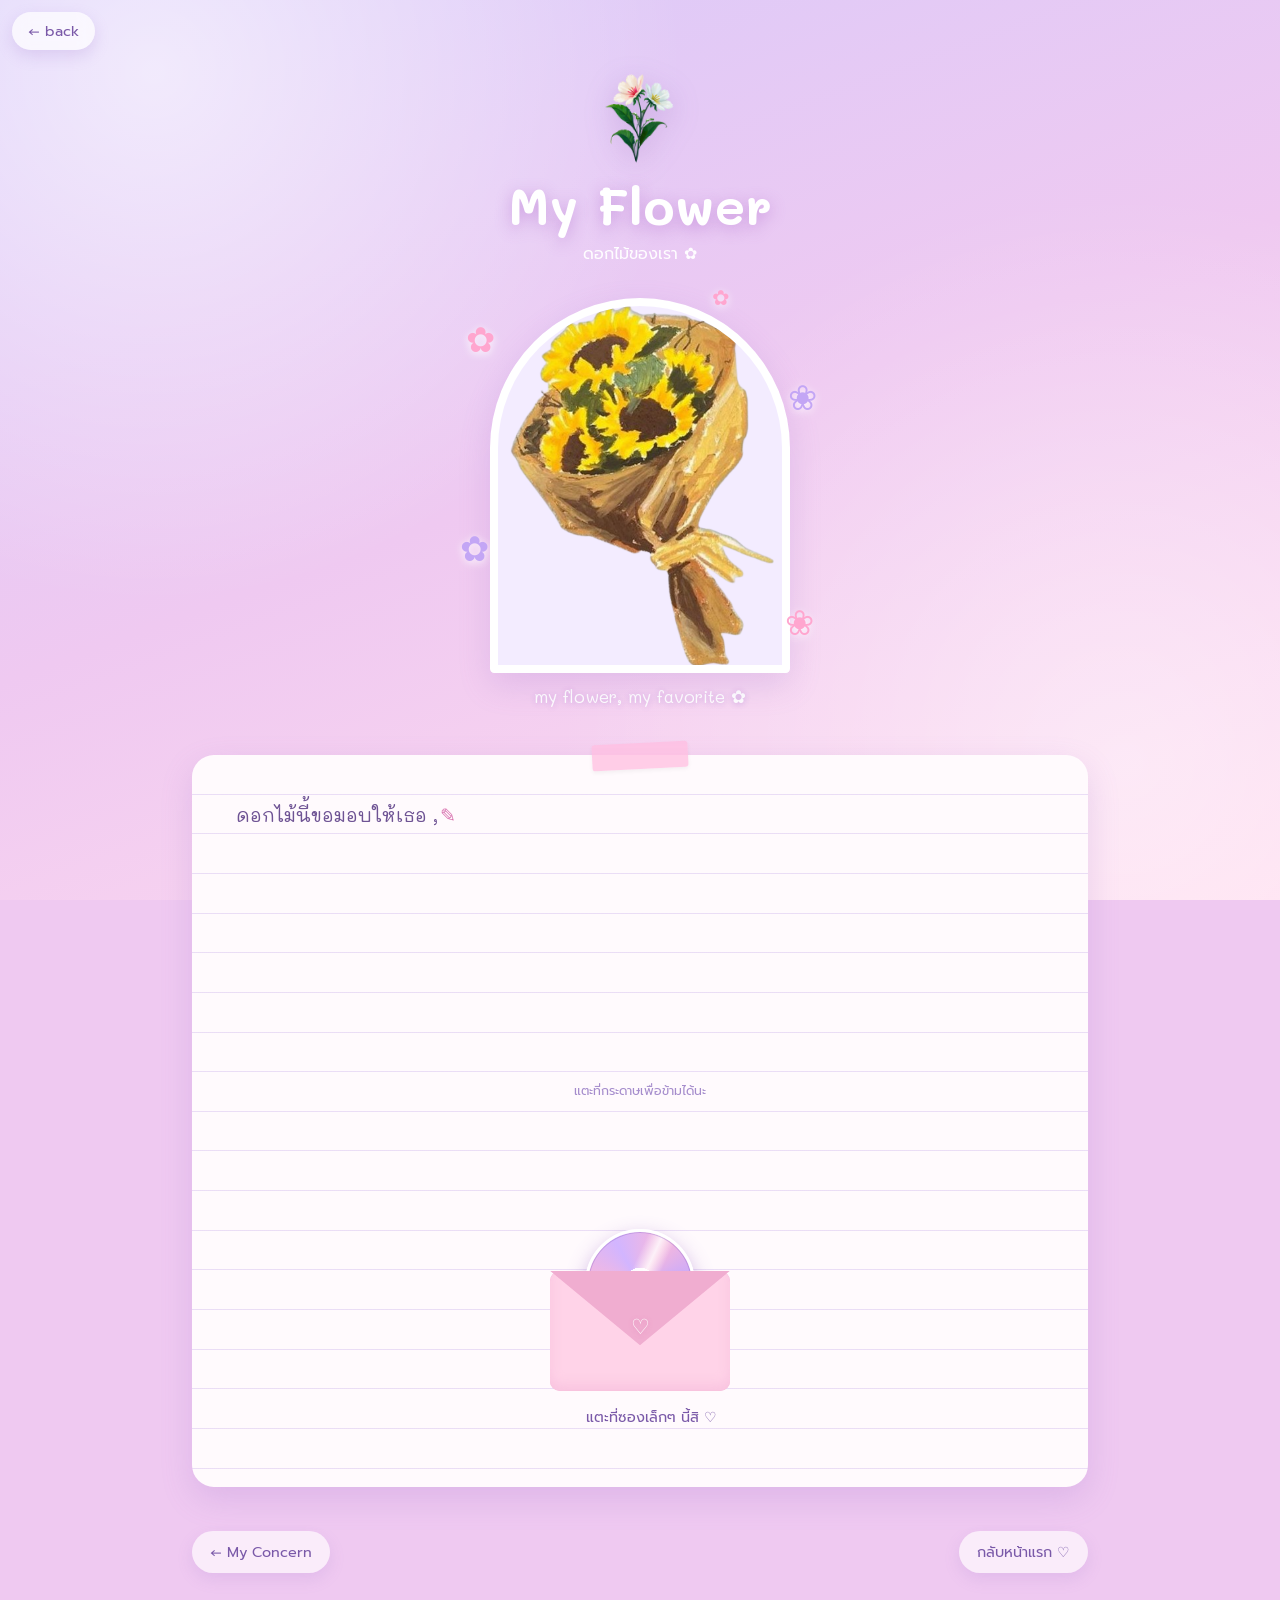
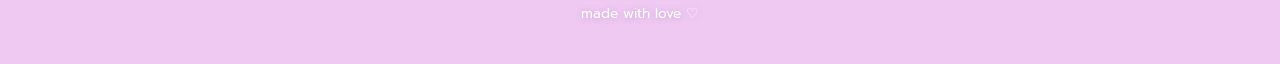
<file: flower.html>
<!DOCTYPE html>
<html lang="th">
<head>
  <meta charset="UTF-8">
  <meta name="viewport" content="width=device-width, initial-scale=1.0, viewport-fit=cover">
  <title>My Flower</title>
  <link rel="preconnect" href="https://fonts.googleapis.com">
  <link rel="preconnect" href="https://fonts.gstatic.com" crossorigin>
  <link href="https://fonts.googleapis.com/css2?family=Mali:wght@400;500;600&family=Prompt:wght@300;400;500;600&display=swap" rel="stylesheet">
  <link rel="stylesheet" href="style.css">

  <style>
    /* ===== ซอง + ซีดี ===== */
    .envelope-area {
      display: flex;
      flex-direction: column;
      align-items: center;
      margin-top: 20px;
      padding-top: 150px; /* เผื่อที่ให้ซีดีสไลด์ขึ้นมา */
    }
    .pocket {
      position: relative;
      width: 180px;
      height: 120px;
      cursor: pointer;
      outline: none;
      -webkit-user-select: none;
      user-select: none;
    }
    .pocket.wiggle:not(.open) { animation: pocketWiggle 1.6s ease-in-out infinite; }
    @keyframes pocketWiggle {
      0%, 60%, 100% { transform: rotate(0); }
      70% { transform: rotate(-4deg); }
      80% { transform: rotate(4deg); }
      90% { transform: rotate(-2deg); }
    }
    .pocket-back {
      position: absolute; inset: 0; z-index: 1;
      background: #f3b5d6;
      border-radius: 10px;
    }
    .pocket-front {
      position: absolute; inset: 0; z-index: 3;
      background: #ffd3e8;
      border-radius: 10px;
      clip-path: polygon(0 0, 50% 55%, 100% 0, 100% 100%, 0 100%);
      box-shadow: inset 0 -6px 12px rgba(230,150,200,.25);
    }
    .pocket-flap {
      position: absolute; top: 0; left: 0; right: 0;
      height: 62%;
      z-index: 4;
      background: #f0add0;
      clip-path: polygon(0 0, 100% 0, 50% 100%);
      transform-origin: top;
      transition: transform .55s ease, opacity .3s ease .3s;
    }
    .pocket-seal {
      position: absolute; top: 46%; left: 50%; z-index: 5;
      transform: translate(-50%, -50%);
      color: #fff;
      font-size: 1.3rem;
      text-shadow: 0 1px 4px rgba(220,110,170,.7);
      transition: opacity .3s;
    }
    .pocket.open .pocket-flap { transform: scaleY(-1); opacity: .9; }
    .pocket.open .pocket-seal { opacity: 0; }

    /* ตัวซีดี — โผล่ออกมาจากปากซองตั้งแต่แรก */
    .disc {
      position: absolute;
      z-index: 2;
      top: -42px;
      left: 50%;
      width: 110px;
      height: 110px;
      margin-left: -55px;
      transition: transform .9s cubic-bezier(.22,1,.36,1) .2s;
    }
    .pocket.open .disc { transform: translateY(-95px); z-index: 6; }
    .disc-face {
      width: 100%;
      height: 100%;
      border-radius: 50%;
      border: 3px solid #fff;
      background:
        radial-gradient(circle, #fffafd 0 9%, #b99ae6 9% 11%, rgba(255,255,255,.95) 11% 22%, transparent 22%),
        linear-gradient(115deg, transparent 40%, rgba(255,255,255,.8) 50%, transparent 60%),
        conic-gradient(from 30deg, #f7b8dc, #c3a8ff, #a9dcff, #ffe9a8, #f7b8dc, #d2b5ff, #f7b8dc);
      box-shadow: 0 8px 20px rgba(140,90,190,.45), inset 0 0 0 1px rgba(150,110,200,.4);
    }
    .disc.spin .disc-face { animation: discSpin 2.6s linear infinite; }
    .disc.stopped .disc-face { animation-play-state: paused; }
    .envelope-area.playing .disc-face {
      box-shadow: 0 0 22px rgba(255,150,210,.95), 0 8px 20px rgba(140,90,190,.45);
    }
    @keyframes discSpin { to { transform: rotate(360deg); } }
    /* ให้ซีดีหมุนได้แม้เครื่องตั้งค่าลดภาพเคลื่อนไหวไว้ */
    @media (prefers-reduced-motion: reduce) {
      .disc.spin .disc-face {
        animation-duration: 2.6s !important;
        animation-iteration-count: infinite !important;
      }
    }

    .music-status {
      margin-top: 16px;
      min-height: 1.5em;
      font-family: 'Prompt', sans-serif;
      font-size: .9rem;
      line-height: 1.5;
      text-align: center;
      color: #7a59a8;
      display: flex;
      align-items: center;
      justify-content: center;
      gap: 8px;
    }
    .eq { display: inline-flex; align-items: flex-end; gap: 3px; height: 14px; visibility: hidden; }
    .envelope-area.playing .eq { visibility: visible; }
    .eq i {
      width: 3px; height: 4px;
      background: #ff9fcf;
      border-radius: 2px;
      animation: eqBar .8s ease-in-out infinite alternate;
    }
    .eq i:nth-child(2) { animation-delay: .2s; }
    .eq i:nth-child(3) { animation-delay: .4s; }
    @keyframes eqBar { to { height: 14px; } }

    /* ลายมือ */
    .write { position: relative; }
    .write .ghost { visibility: hidden; }
    .write .out { position: absolute; inset: 0; }
    .pen { display: inline-block; margin-left: 2px; color: #d974b0; }
    .skip-hint.hide { opacity: 0; }
  </style>
</head>
<body class="sub-page">
  <a href="index.html" class="back-btn">← back</a>

  <main class="page">
    <header class="page-head">
      <img src="flower.png" alt="" class="page-icon">
      <h1 class="page-title">My Flower</h1>
      <p class="page-sub">ดอกไม้ของเรา ✿</p>
    </header>

    <!-- รูปคู่ -->
    <figure class="flower-frame">
      <span class="petal p1">✿</span>
      <span class="petal p2">❀</span>
      <span class="petal p3">✿</span>
      <span class="petal p4">❀</span>
      <span class="petal p5">✿</span>
      <div class="photo">
        <img src="sunflower.png" alt="รูปคู่">  <!-- 📷 ใส่ชื่อไฟล์รูปคู่ใน src="" -->
      </div>
      <figcaption>my flower, my favorite ✿</figcaption>
    </figure>

    <!-- กระดาษจดหมาย -->
    <article class="paper lined" id="letter">
      <span class="tape"></span>
      <!-- ✏️ ใส่ข้อความตรงนี้ (1 ย่อหน้า = 1 แท็ก <p class="write">) -->
      <p class="write">ดอกไม้นี้ขอมอบให้เธอ ,</p>
      <p class="write">ให้ดอกไม้นี้เป็นตัวแทนของรักเราและให้มันขอบคุณเธอนะที่อยู่ข้างกันเสมอ เค้าไม่รู้ว่าที่ผ่านมาทำได้ดีแค่ไหนหรือเธอจะผิดหวังกับรักครั้งนี้เท่าไหร่ แต่ว่าเค้าตั้งใจทำเต็มที่นะครับ</p>
      <p class="write">หวังว่าเด็กโง่คนนี้มันจะรักแกและดูแลแกได้แบบที่แกหวังนะ ถ้าอะไรที่เค้าทำไม่ดีช่วยสอนเด็กคนนี้ด้วยนะคับ เค้าพึ่งได้รักเธอครั้งแรกอย่าใจร้ายกับเค้ามากนะ เห็นแบบนี้ก็ขี้น้อยใจแล้วก็ใจบางกว่าที่แกรู้นะเว้ย</p>
      <p class="write sign">รักนะ — แฟนแกแงะ ♡</p>
      <p class="skip-hint" id="skipHint">แตะที่กระดาษเพื่อข้ามได้นะ</p>

      <!-- ซองเล็กๆ ท้ายกระดาษ -->
      <div class="envelope-area" id="envArea">
        <div class="pocket" id="pocket" role="button" tabindex="0" aria-label="เปิดซองและเปลี่ยนเพลง">
          <div class="pocket-back"></div>
          <div class="disc" id="disc"><div class="disc-face"></div></div>
          <div class="pocket-front"></div>
          <div class="pocket-flap"></div>
          <span class="pocket-seal">♡</span>
        </div>
        <p class="music-status">
          <span class="eq"><i></i><i></i><i></i></span>
          <span id="musicStatus">แตะที่ซองเล็กๆ นี้สิ ♡</span>
        </p>
      </div>
    </article>

    <nav class="page-nav">
      <a href="concern.html">← My Concern</a>
      <a href="index.html">กลับหน้าแรก ♡</a>
    </nav>
    <footer class="page-foot">made with love ♡</footer>
  </main>

  <script>
  (function () {
    /* 🎵 ใส่ชื่อไฟล์เพลง + ชื่อเพลงตรงนี้ (ต้องเป็นไฟล์ .mp3 ในโฟลเดอร์เดียวกัน) */
    const SONGS = [
      { src: 'song1.mp3', title: 'Lauv - I like me better' },
      { src: 'song2.mp3', title: 'PURPEECH - ฉันเองคนที่...' },
      { src: 'song3.mp3', title: 'paiiinntt - ให้ฉันดูแลเธอ ' }
    ];
    const SPEED = 45; // ความเร็วเขียน ยิ่งมากยิ่งช้า

    const letter   = document.getElementById('letter');
    const skipHint = document.getElementById('skipHint');
    const envArea  = document.getElementById('envArea');
    const pocket   = document.getElementById('pocket');
    const disc     = document.getElementById('disc');
    const statusEl = document.getElementById('musicStatus');

    /* ---------- ช่องรูปว่าง ไม่ให้ขึ้นไอคอนรูปเสีย ---------- */
    document.querySelectorAll('.photo img').forEach(img => {
      const box = img.closest('.photo');
      if (!img.getAttribute('src')) box.classList.add('empty');
      img.addEventListener('error', () => box.classList.add('empty'));
    });

    /* ---------- 1) ข้อความค่อยๆ ถูกเขียน ---------- */
    const seg = (window.Intl && Intl.Segmenter) ? new Intl.Segmenter('th', { granularity: 'grapheme' }) : null;
    const toChars = t => seg ? Array.from(seg.segment(t), s => s.segment) : Array.from(t);

    const lines = Array.from(letter.querySelectorAll('.write')).map(el => {
      const text = el.textContent.replace(/\s+/g, ' ').trim();
      el.textContent = '';
      const ghost = document.createElement('span'); ghost.className = 'ghost'; ghost.textContent = text;
      const out   = document.createElement('span'); out.className = 'out';
      el.append(ghost, out);
      return { out, text, chars: toChars(text) };
    });

    const pen = document.createElement('span');
    pen.className = 'pen';
    pen.textContent = '✎';
    let li = 0, ci = 0, timer = null, started = false, done = false;

    function finishWriting() {
      if (done) return;
      done = true;
      clearTimeout(timer);
      lines.forEach(l => { l.out.textContent = l.text; });
      pen.remove();
      skipHint.classList.add('hide');
      pocket.classList.add('wiggle'); // ซองดุ๊กดิ๊กชวนให้กด
    }
    function tick() {
      if (li >= lines.length) return finishWriting();
      const l = lines[li];
      ci++;
      l.out.textContent = l.chars.slice(0, ci).join('');
      l.out.appendChild(pen);
      let wait = SPEED;
      if (/[.!?…,]/.test(l.chars[ci - 1] || '')) wait = SPEED * 7;
      if (ci >= l.chars.length) { li++; ci = 0; wait = SPEED * 12; }
      timer = setTimeout(tick, wait);
    }
    function startWriting() {
      if (started) return;
      started = true;
      tick();
    }

    if ('IntersectionObserver' in window) {
      const io = new IntersectionObserver(entries => {
        if (entries.some(e => e.isIntersecting)) { io.disconnect(); startWriting(); }
      });
      io.observe(letter);
    } else {
      startWriting();
    }

    letter.addEventListener('click', e => {
      if (!e.target.closest('.envelope-area')) finishWriting();
    });

    /* ---------- 2) ซอง → ซีดี → เพลง 1, 2, 3, ปิด ---------- */
    const audio = new Audio();
    audio.loop = true;
    let opened = false;
    let step = 0; // 0 = ปิด, 1–3 = เพลงที่ 1–3

    function openPocket() {
      opened = true;
      finishWriting();
      pocket.classList.add('open');
      setTimeout(() => {
        disc.classList.add('spin');
        statusEl.textContent = 'แตะที่ซีดีเพื่อเปิดเพลงนะ ♪';
      }, 700);
    }

    function nextTrack() {
      step = (step + 1) % 4;

      if (step === 0) { // ครั้งที่ 4 = ปิดเพลง
        audio.pause();
        audio.currentTime = 0;
        disc.classList.add('stopped');
        envArea.classList.remove('playing');
        statusEl.textContent = 'ปิดเพลงแล้ว — แตะอีกครั้งเพื่อเริ่มใหม่ ♡';
        return;
      }

      const n = step;
      const song = SONGS[n - 1];
      disc.classList.remove('stopped');
      statusEl.textContent = 'กำลังเปิดเพลง…';
      audio.src = song.src;

      const p = audio.play();
      if (p && p.then) {
        p.then(() => {
          if (step !== n) return;
          envArea.classList.add('playing');
          statusEl.textContent = `♪ ${song.title} (${n}/3)`;
        }).catch(err => {
          if (err.name === 'AbortError' || step !== n) return;
          envArea.classList.remove('playing');
          statusEl.textContent = `เปิด ${song.src} ไม่ได้ ลองเช็กชื่อไฟล์นะ`;
        });
      } else {
        envArea.classList.add('playing');
        statusEl.textContent = `♪ ${song.title} (${n}/3)`;
      }
    }

    pocket.addEventListener('click', e => {
      e.stopPropagation();
      if (!opened) return openPocket();
      nextTrack();
    });
    pocket.addEventListener('keydown', e => {
      if (e.key === 'Enter' || e.key === ' ') { e.preventDefault(); pocket.click(); }
    });
  })();
  </script>
</body>
</html>
</file>
<file: style.css>
/* =========================================================
   style.css — ใช้ร่วมกันทุกหน้า
   ธีม: ม่วง-ชมพูพาสเทล สดใส ไม่อึมครึม
   ========================================================= */
:root {
  --bg-1: #d9cbfa;
  --bg-2: #efc9f1;
  --bg-3: #ffdcef;
  --ink: #7a59a8;
  --ink-soft: #a58ccc;
  --accent: #d974b0;
  --pink: #ff9fcf;
  --pink-soft: #ffe1f0;
  --lilac-soft: #f3ecff;
  --paper: #fffafd;
  --line: rgba(255, 255, 255, .65);
  --shadow: 0 12px 32px rgba(150, 105, 200, .2);
  --hand: 'Mali', cursive;
}

* { margin: 0; padding: 0; box-sizing: border-box; -webkit-tap-highlight-color: transparent; }

/* ---------- เลื่อนได้ แต่ซ่อนแถบ scroll ---------- */
html {
  scroll-behavior: smooth;
  scrollbar-width: none;        /* Firefox */
  -ms-overflow-style: none;     /* Edge เก่า */
}
html::-webkit-scrollbar,
body::-webkit-scrollbar { display: none; width: 0; height: 0; } /* Chrome / Safari */

body {
  min-height: 100vh;
  min-height: 100svh;
  font-family: 'Prompt', sans-serif;
  color: var(--ink);
  background: var(--bg-2);
  overflow-x: hidden;
  scrollbar-width: none;
  -ms-overflow-style: none;
  animation: pageIn .6s ease backwards;
  transition: opacity .35s ease;
}
/* พื้นหลังไล่สีแบบ fixed (ใช้ได้บน iPhone ด้วย) */
body::before {
  content: "";
  position: fixed;
  inset: 0;
  z-index: -2;
  background:
    radial-gradient(circle at 12% 8%, rgba(255,255,255,.6), transparent 38%),
    radial-gradient(circle at 88% 85%, rgba(255,255,255,.45), transparent 42%),
    linear-gradient(160deg, var(--bg-1) 0%, var(--bg-2) 50%, var(--bg-3) 100%);
}
body.page-leave { opacity: 0; }
@keyframes pageIn { from { opacity: 0; } }

img { max-width: 100%; }

/* ---------- ของลอยๆ บนพื้นหลัง ---------- */
.deco-layer { position: fixed; inset: 0; z-index: -1; pointer-events: none; overflow: hidden; }
.deco {
  position: absolute;
  bottom: -40px;
  color: rgba(255,255,255,.85);
  text-shadow: 0 0 10px rgba(255,255,255,.7);
  animation: floatUp linear infinite;
}
@keyframes floatUp {
  0%   { transform: translateY(0) rotate(0); opacity: 0; }
  10%  { opacity: .9; }
  90%  { opacity: .6; }
  100% { transform: translateY(-115vh) rotate(45deg); opacity: 0; }
}

/* =========================================================
   INDEX
   ========================================================= */
.big-box {
  width: 100%;
  max-width: 980px;
  margin-inline: auto;
  padding: 0 16px;
  display: flex;
  flex-direction: column;
  align-items: center;
}
.hero {
  position: relative;
  width: 100%;
  min-height: 100vh;
  min-height: 100svh;
  display: flex;
  flex-direction: column;
  align-items: center;
  justify-content: center;
  padding: calc(28px + env(safe-area-inset-top)) 0 80px;
}

.timer-box {
  width: min(100%, 520px);
  background: rgba(255,255,255,.3);
  backdrop-filter: blur(10px);
  -webkit-backdrop-filter: blur(10px);
  padding: 16px clamp(12px, 4vw, 28px);
  border-radius: 24px;
  border: 1px solid var(--line);
  box-shadow: var(--shadow);
  text-align: center;
  margin-bottom: 18px;
}
.timer h3 {
  font-size: clamp(.85rem, 2.4vw, 1rem);
  color: #fff;
  font-weight: 400;
  margin-bottom: 10px;
  text-shadow: 0 1px 6px rgba(150,100,200,.35);
}
.time-grid { display: grid; grid-template-columns: repeat(4, 1fr); gap: clamp(6px, 2vw, 12px); }
.time-unit {
  background: rgba(255,255,255,.65);
  border-radius: 16px;
  padding: 10px 4px 8px;
  display: flex;
  flex-direction: column;
  align-items: center;
}
.time-unit .num {
  font-size: clamp(1.3rem, 5vw, 2rem);
  font-weight: 600;
  color: #9466c9;
  line-height: 1.1;
  font-variant-numeric: tabular-nums;
}
.time-unit .lbl { font-size: clamp(.62rem, 1.8vw, .78rem); color: var(--ink-soft); margin-top: 2px; }

.for-u {
  font-family: var(--hand);
  font-size: clamp(2.6rem, 10vw, 4.4rem);
  color: #fff;
  margin: 4px 0;
  letter-spacing: 1px;
  text-shadow: 0 4px 18px rgba(170,100,200,.45);
  animation: glow 3s ease-in-out infinite;
}
@keyframes glow {
  50% { text-shadow: 0 4px 26px rgba(255,160,215,.9); }
}

/* กล่องโปสการ์ด/เมนู ล็อกความสูงไว้ จอจะไม่เด้ง */
.psc {
  position: relative;
  width: 100%;
  max-width: 560px;
  height: clamp(270px, 62vw, 400px);
  margin: 2vh auto 0;
  display: flex;
  justify-content: center;
  align-items: center;
  perspective: 1200px;
}
.cover-img {
  position: absolute;
  width: min(300px, 78vw);
  max-height: 100%;
  object-fit: contain;
  cursor: pointer;
  filter: drop-shadow(0 14px 22px rgba(140,90,180,.3));
  animation: bob 3.2s ease-in-out infinite;
}
.cover-img.flip {
  pointer-events: none;
  animation: flipAway .9s cubic-bezier(.45,.05,.55,.95) forwards;
}
@keyframes bob {
  0%, 100% { transform: translateY(0) rotate(-1.5deg); }
  50%      { transform: translateY(-10px) rotate(1.5deg); }
}
@keyframes flipAway {
  0%   { transform: rotateY(0) scale(1); opacity: 1; }
  50%  { transform: rotateY(180deg) scale(1.08); opacity: 1; }
  100% { transform: rotateY(360deg) scale(.3) translateY(-30px); opacity: 0; }
}

.card-group {
  position: absolute;
  inset: 0;
  display: none;
  justify-content: space-evenly;
  align-items: center;
  gap: clamp(6px, 3vw, 28px);
  padding: 0 6px;
}
.card-group.show { display: flex; }
.menu-box {
  flex: 0 1 30%;
  max-width: 170px;
  display: flex;
  flex-direction: column;
  align-items: center;
  opacity: 0;
  animation: popIn .6s cubic-bezier(.34,1.56,.64,1) forwards;
}
.menu-box:nth-child(2) { animation-delay: .15s; }
.menu-box:nth-child(3) { animation-delay: .3s; }
.menu-box h2 {
  font-size: clamp(.7rem, 2.6vw, 1rem);
  font-weight: 500;
  color: #fff;
  margin-bottom: 8px;
  white-space: nowrap;
  text-shadow: 0 1px 6px rgba(150,100,200,.4);
}
.menu-box img.menu-item {
  width: 100%;
  max-width: clamp(72px, 20vw, 130px);
  height: auto;
  cursor: pointer;
  filter: drop-shadow(0 8px 14px rgba(140,90,180,.3));
  transition: transform .25s ease;
}
.menu-box img.menu-item:active { transform: scale(.94); }
@media (hover: hover) {
  .menu-box img.menu-item:hover { transform: translateY(-6px) rotate(-3deg); }
}
@keyframes popIn {
  0%   { opacity: 0; transform: translateY(24px) scale(.7); }
  100% { opacity: 1; transform: none; }
}

.burst {
  position: absolute;
  z-index: 5;
  pointer-events: none;
  color: #fff;
  font-size: 1.2rem;
  text-shadow: 0 0 8px rgba(255,170,220,.9);
  animation: burst .9s ease-out forwards;
}
@keyframes burst {
  from { transform: translate(-50%,-50%) scale(.4); opacity: 1; }
  to   { transform: translate(calc(-50% + var(--dx)), calc(-50% + var(--dy))) scale(1.2); opacity: 0; }
}

.tap-hint {
  margin-top: 14px;
  color: #fff;
  font-size: .9rem;
  text-align: center;
  text-shadow: 0 1px 6px rgba(150,100,200,.4);
  animation: pulse 2s ease-in-out infinite;
}
@keyframes pulse { 50% { opacity: .55; } }

.scroll-hint {
  position: absolute;
  bottom: calc(18px + env(safe-area-inset-bottom));
  left: 50%;
  transform: translateX(-50%);
  display: flex;
  flex-direction: column;
  align-items: center;
  color: #fff;
  text-decoration: none;
  font-size: .75rem;
  letter-spacing: 3px;
  opacity: .9;
}
.scroll-hint span { font-size: 1.1rem; animation: bounce 1.6s ease-in-out infinite; }
@keyframes bounce { 50% { transform: translateY(6px); } }

.note-section {
  width: 100%;
  min-height: 60vh;
  display: flex;
  justify-content: center;
  align-items: center;
  padding: 40px 0 20px;
}
.note-card {
  position: relative;
  width: min(100%, 560px);
  background: rgba(255,255,255,.6);
  backdrop-filter: blur(8px);
  -webkit-backdrop-filter: blur(8px);
  border: 1px solid var(--line);
  border-radius: 26px;
  padding: clamp(28px, 6vw, 44px) clamp(20px, 5vw, 40px);
  box-shadow: var(--shadow);
  text-align: center;
  line-height: 1.8;
}
.note-card h3 { font-family: var(--hand); font-size: clamp(1.4rem, 4.5vw, 1.8rem); color: var(--accent); margin-bottom: 10px; }
.note-date { margin-top: 14px; font-size: .85rem; color: var(--ink-soft); letter-spacing: 2px; }
.site-foot {
  padding: 30px 0 calc(34px + env(safe-area-inset-bottom));
  color: #fff;
  font-size: .85rem;
  text-align: center;
  text-shadow: 0 1px 6px rgba(150,100,200,.4);
}

/* =========================================================
   หน้าย่อย (ใช้ร่วมกัน)
   ========================================================= */
.back-btn {
  position: fixed;
  top: calc(12px + env(safe-area-inset-top));
  left: 12px;
  z-index: 50;
  padding: 8px 16px;
  border-radius: 999px;
  background: rgba(255,255,255,.7);
  backdrop-filter: blur(8px);
  -webkit-backdrop-filter: blur(8px);
  color: var(--ink);
  text-decoration: none;
  font-size: .9rem;
  box-shadow: 0 6px 16px rgba(150,105,200,.2);
  transition: transform .2s;
}
.back-btn:active { transform: scale(.95); }

.page {
  width: 100%;
  max-width: 960px;
  margin: 0 auto;
  padding: 0 clamp(16px, 4vw, 32px) calc(30px + env(safe-area-inset-bottom));
}
.page-head { position: relative; text-align: center; margin: 72px 0 32px; }
.page-icon {
  width: clamp(64px, 16vw, 92px);
  height: auto;
  filter: drop-shadow(0 8px 14px rgba(140,90,180,.3));
  animation: bob 3.5s ease-in-out infinite;
}
.page-title {
  font-family: var(--hand);
  font-size: clamp(2rem, 7vw, 3.2rem);
  color: #fff;
  text-shadow: 0 4px 16px rgba(170,100,200,.45);
}
.page-sub { color: #fff; opacity: .95; margin-top: 4px; font-size: clamp(.9rem, 2.5vw, 1rem); }

.paper {
  position: relative;
  background: var(--paper);
  border-radius: 22px;
  padding: clamp(26px, 5vw, 44px) clamp(20px, 5vw, 44px);
  box-shadow: var(--shadow);
  line-height: 1.9;
  font-size: clamp(.98rem, 2.6vw, 1.08rem);
  color: #6e5394;
}
.paper p { margin-bottom: 1em; }
.paper-title { font-family: var(--hand); font-size: clamp(1.3rem, 4vw, 1.7rem); color: var(--accent); margin-bottom: 12px; }
.paper .sign { text-align: right; font-family: var(--hand); color: var(--ink-soft); }

.tape {
  position: absolute;
  top: -12px;
  left: 50%;
  width: 96px;
  height: 26px;
  border-radius: 3px;
  background: rgba(255,190,225,.75);
  transform: translateX(-50%) rotate(-3deg);
  box-shadow: 0 2px 4px rgba(0,0,0,.05);
}
.tape-left  { left: 22px; transform: rotate(-8deg); }
.tape-right { left: auto; right: 22px; transform: rotate(7deg); background: rgba(205,185,250,.75); }

/* ช่องรูป */
.photo {
  position: relative;
  overflow: hidden;
  display: flex;
  align-items: center;
  justify-content: center;
  background: var(--lilac-soft);
}
.photo img { width: 100%; height: 100%; object-fit: cover; display: block; }
.photo.empty { background: repeating-linear-gradient(45deg, #f6efff 0 10px, #ffeef7 10px 20px); }
.photo.empty img { display: none; }
.photo.empty::after {
  content: "+ " attr(data-label);
  padding: 8px;
  font-size: .8rem;
  color: var(--ink-soft);
  text-align: center;
}

.couple { display: flex; justify-content: center; margin: 48px 0 10px; }
.polaroid {
  position: relative;
  width: min(320px, 80vw);
  background: #fff;
  padding: 12px 12px 0;
  box-shadow: var(--shadow);
  transform: rotate(-3deg);
}
.polaroid .photo { aspect-ratio: 1; }
.polaroid figcaption { font-family: var(--hand); text-align: center; padding: 12px 0 16px; color: var(--ink-soft); font-size: 1.1rem; }

.page-nav { display: flex; justify-content: space-between; flex-wrap: wrap; gap: 12px; margin-top: 44px; }
.page-nav a {
  padding: 10px 18px;
  border-radius: 999px;
  background: rgba(255,255,255,.65);
  color: var(--ink);
  text-decoration: none;
  font-size: .9rem;
  box-shadow: 0 6px 16px rgba(150,105,200,.15);
  transition: transform .2s;
}
@media (hover: hover) { .page-nav a:hover { transform: translateY(-3px); } }
.page-foot { text-align: center; color: #fff; font-size: .85rem; padding: 30px 0 10px; text-shadow: 0 1px 6px rgba(150,100,200,.4); }

/* =========================================================
   หน้า 1 — Impression
   ========================================================= */
.impression-layout { display: grid; gap: 44px; align-items: start; }
@media (min-width: 768px) {
  .impression-layout { grid-template-columns: minmax(0, 1.5fr) minmax(0, 1fr); }
}
.strip-area { position: relative; display: flex; justify-content: center; padding: 20px 0; }
.photostrip {
  position: relative;
  width: min(210px, 62vw);
  background: #fff;
  padding: 12px 12px 0;
  border-radius: 4px;
  box-shadow: var(--shadow);
  transform: rotate(3deg);
}
.photostrip .photo { aspect-ratio: 4 / 3; margin-bottom: 10px; border-radius: 2px; }
.strip-foot { font-family: var(--hand); text-align: center; color: var(--ink-soft); padding: 4px 0 14px; font-size: .9rem; }

.sticker {
  position: absolute;
  z-index: 2;
  font-size: clamp(1.4rem, 4vw, 2rem);
  color: var(--pink);
  text-shadow: 0 2px 8px rgba(255,255,255,.9);
  pointer-events: none;
  user-select: none;
  animation: wobble 3s ease-in-out infinite;
}
.s1 { top: 0;     left: 10%; }
.s2 { top: 30%;   right: 6%; color: #b79bf0; animation-delay: .5s; }
.s3 { bottom: 8%; left: 8%;  animation-delay: 1s; }
.s4 { bottom: 0;  right: 14%; color: #b79bf0; animation-delay: 1.5s; }
@keyframes wobble { 50% { transform: translateY(-6px) rotate(12deg) scale(1.1); } }

/* เอฟเฟกต์ A */
.fx-word {
  display: inline-block;
  opacity: 0;
  filter: blur(8px);
  transform: translateY(10px);
  animation: blurIn .9s ease forwards;
  animation-play-state: paused;
}
.play .fx-word { animation-play-state: running; }
@keyframes blurIn { to { opacity: 1; filter: blur(0); transform: translateY(0); } }

/* =========================================================
   หน้า 2 — Concern
   ========================================================= */
.concern-wrap { max-width: 700px; margin: 0 auto; }
.cloud {
  position: absolute;
  width: 90px;
  height: 30px;
  background: #fff;
  border-radius: 999px;
  opacity: .9;
  animation: drift 7s ease-in-out infinite alternate;
}
.cloud::before, .cloud::after { content: ""; position: absolute; background: #fff; border-radius: 50%; }
.cloud::before { width: 40px; height: 40px; top: -20px; left: 14px; }
.cloud::after  { width: 50px; height: 50px; top: -26px; right: 12px; }
.c1 { top: 10px; left: 2%; }
.c2 { top: 60px; right: 4%; scale: .7; animation-delay: 1.5s; }
@keyframes drift { to { transform: translateX(24px); } }

/* เอฟเฟกต์ B */
.fx-wordwrap { display: inline-block; white-space: nowrap; }
.fx-letter {
  display: inline-block;
  opacity: 0;
  transform: translateY(-.8em) scale(.3) rotate(-15deg);
  animation: letterPop .6s cubic-bezier(.34,1.56,.64,1) forwards;
  animation-play-state: paused;
}
.play .fx-letter { animation-play-state: running; }
@keyframes letterPop { 60% { opacity: 1; } to { opacity: 1; transform: none; } }

.chips { display: flex; flex-wrap: wrap; gap: 10px; margin-top: 8px; }
.chip {
  padding: 6px 14px;
  border-radius: 999px;
  background: var(--pink-soft);
  color: var(--accent);
  font-size: .85rem;
  opacity: 0;
  transform: scale(.6);
}
.play .chip { animation: popIn .5s cubic-bezier(.34,1.56,.64,1) forwards; animation-delay: inherit; }

.soft-frame {
  position: relative;
  width: min(460px, 88vw);
  background: #fff;
  padding: 14px;
  border-radius: 26px;
  box-shadow: var(--shadow);
  transform: rotate(-1.5deg);
}
.soft-frame .photo { aspect-ratio: 4 / 3; border-radius: 18px; }
.soft-frame figcaption { font-family: var(--hand); text-align: center; padding-top: 10px; color: var(--ink-soft); }
.corner { position: absolute; font-size: 1.8rem; color: var(--pink); z-index: 2; }
.corner.tl { top: -16px; left: -10px; }
.corner.br { bottom: -14px; right: -8px; color: #b79bf0; }

/* =========================================================
   หน้า 3 — Flower
   ========================================================= */
.flower-frame { position: relative; width: min(300px, 74vw); margin: 0 auto 48px; }
.flower-frame .photo {
  aspect-ratio: 4 / 5;
  border-radius: 999px 999px 28px 28px;
  border: 8px solid #fff;
  box-shadow: var(--shadow);
}
.flower-frame figcaption { font-family: var(--hand); text-align: center; color: #fff; margin-top: 12px; font-size: 1.1rem; text-shadow: 0 1px 6px rgba(150,100,200,.4); }
.petal {
  position: absolute;
  z-index: 2;
  color: #ffa6cf;
  font-size: clamp(1.6rem, 5vw, 2.2rem);
  text-shadow: 0 2px 8px rgba(255,255,255,.9);
  animation: spinSlow 8s linear infinite;
}
.p1 { top: 4%;   left: -8%; }
.p2 { top: 18%;  right: -9%; color: #c3a6f5; }
.p3 { top: 55%;  left: -10%; color: #c3a6f5; }
.p4 { bottom: 14%; right: -8%; }
.p5 { top: -4%;  right: 20%; font-size: 1.3rem; }
@keyframes spinSlow { to { transform: rotate(360deg); } }

.paper.lined {
  --lh: 2.1em;
  font-family: var(--hand);
  font-size: clamp(1rem, 2.8vw, 1.18rem);
  line-height: var(--lh);
  padding-top: var(--lh);
  background-color: var(--paper);
  background-image: repeating-linear-gradient(to bottom,
    transparent 0 calc(var(--lh) - 1px),
    rgba(196,168,232,.35) calc(var(--lh) - 1px) var(--lh));
}
.paper.lined .write { margin-bottom: 0; }

/* เอฟเฟกต์ C (ลายมือ) */
.hw { position: relative; }
.hw-ghost { visibility: hidden; }
.hw-out { position: absolute; inset: 0; }
.ink { animation: inkIn .35s ease both; }
@keyframes inkIn { from { opacity: 0; } }
.pen {
  display: inline-block;
  margin-left: 2px;
  color: var(--accent);
  animation: penMove .3s ease-in-out infinite alternate;
}
@keyframes penMove { to { transform: translate(2px, -3px) rotate(-10deg); } }
.skip-hint {
  margin-top: 10px;
  font-family: 'Prompt', sans-serif;
  font-size: .78rem;
  line-height: 1.5;
  text-align: center;
  color: var(--ink-soft);
  transition: opacity .4s;
}
.skip-hint.hide { opacity: 0; }

/* ซอง + ซีดี */
.envelope-area {
  display: flex;
  flex-direction: column;
  align-items: center;
  margin-top: 16px;
  padding-top: 104px; /* เผื่อที่ให้ซีดีสไลด์ขึ้นมา */
}
.envelope {
  position: relative;
  width: 180px;
  height: 120px;
  cursor: pointer;
  perspective: 600px;
  outline: none;
}
.envelope-area.ready .envelope:not(.open) { animation: wiggle 1.6s ease-in-out infinite; }
@keyframes wiggle {
  0%, 60%, 100% { transform: rotate(0); }
  70% { transform: rotate(-4deg); }
  80% { transform: rotate(4deg); }
  90% { transform: rotate(-2deg); }
}
.env-back  { position: absolute; inset: 0; background: #f5bedb; border-radius: 10px; }
.env-front {
  position: absolute;
  inset: 0;
  z-index: 3;
  background: #ffd3e8;
  border-radius: 10px;
  clip-path: polygon(0 0, 50% 55%, 100% 0, 100% 100%, 0 100%);
  box-shadow: inset 0 -6px 12px rgba(230,150,200,.25);
}
.env-flap {
  position: absolute;
  top: 0; left: 0; right: 0;
  height: 62%;
  z-index: 4;
  background: #f0add0;
  clip-path: polygon(0 0, 100% 0, 50% 100%);
  transform-origin: top;
  transition: transform .55s ease, z-index 0s .28s;
}
.env-seal {
  position: absolute;
  top: 46%;
  left: 50%;
  z-index: 5;
  transform: translate(-50%, -50%);
  color: #fff;
  font-size: 1.3rem;
  text-shadow: 0 1px 4px rgba(220,110,170,.6);
  transition: opacity .3s;
}
.envelope.open .env-flap { transform: rotateX(180deg); z-index: 1; }
.envelope.open .env-seal { opacity: 0; }

.cd {
  position: absolute;
  top: 8px;
  left: 50%;
  width: 108px;
  height: 108px;
  margin-left: -54px;
  z-index: 2;
  cursor: pointer;
  outline: none;
  transition: transform .9s cubic-bezier(.22,1,.36,1) .3s;
}
.envelope.open .cd { transform: translateY(-96px); }
.cd-disc {
  width: 100%;
  height: 100%;
  border-radius: 50%;
  background:
    radial-gradient(circle, transparent 0 15%, rgba(255,255,255,.85) 15.5% 19%, transparent 19.5%),
    conic-gradient(#ffd1ec, #d9c8ff, #c8f1ff, #fff3c8, #ffd1ec, #e5c9ff, #ffd1ec);
  -webkit-mask: radial-gradient(circle, transparent 0 8%, #000 8.5%);
          mask: radial-gradient(circle, transparent 0 8%, #000 8.5%);
  box-shadow: 0 6px 18px rgba(150,100,190,.35);
}
.cd.spin .cd-disc { animation: spinSlow 2.6s linear infinite; }
.cd.stopped .cd-disc { animation-play-state: paused; }
.envelope-area.playing .cd-disc { filter: drop-shadow(0 0 12px rgba(255,160,210,.9)); }

.music-status {
  margin-top: 16px;
  min-height: 1.5em;
  font-family: 'Prompt', sans-serif;
  font-size: .9rem;
  line-height: 1.5;
  text-align: center;
  color: var(--ink);
  display: flex;
  align-items: center;
  justify-content: center;
  gap: 8px;
}
.eq { display: inline-flex; align-items: flex-end; gap: 3px; height: 14px; visibility: hidden; }
.envelope-area.playing .eq { visibility: visible; }
.eq i { width: 3px; height: 4px; background: var(--pink); border-radius: 2px; animation: eq .8s ease-in-out infinite alternate; }
.eq i:nth-child(2) { animation-delay: .2s; }
.eq i:nth-child(3) { animation-delay: .4s; }
@keyframes eq { to { height: 14px; } }

/* ---------- คนที่ตั้งค่าลดแอนิเมชันในเครื่อง ---------- */
@media (prefers-reduced-motion: reduce) {
  *, *::before, *::after {
    animation-duration: .01ms !important;
    animation-iteration-count: 1 !important;
    transition-duration: .01ms !important;
  }
}

a.menu-box { text-decoration: none; }

/* ===== แถบโฟโต้บูทแปะบนกระดาษ ===== */
.impression-layout { display: block; max-width: 820px; margin: 0 auto; }
.paper .strip-area {
  float: right;
  width: min(220px, 40%);
  margin: -6px -4px 16px 26px;
  padding: 8px 0;
}
.paper .photostrip { width: 100%; }
.paper::after { content: ""; display: block; clear: both; }

@media (max-width: 600px) {
  .paper .strip-area { float: none; width: min(210px, 72%); margin: 4px auto 24px; }
}
</file>
